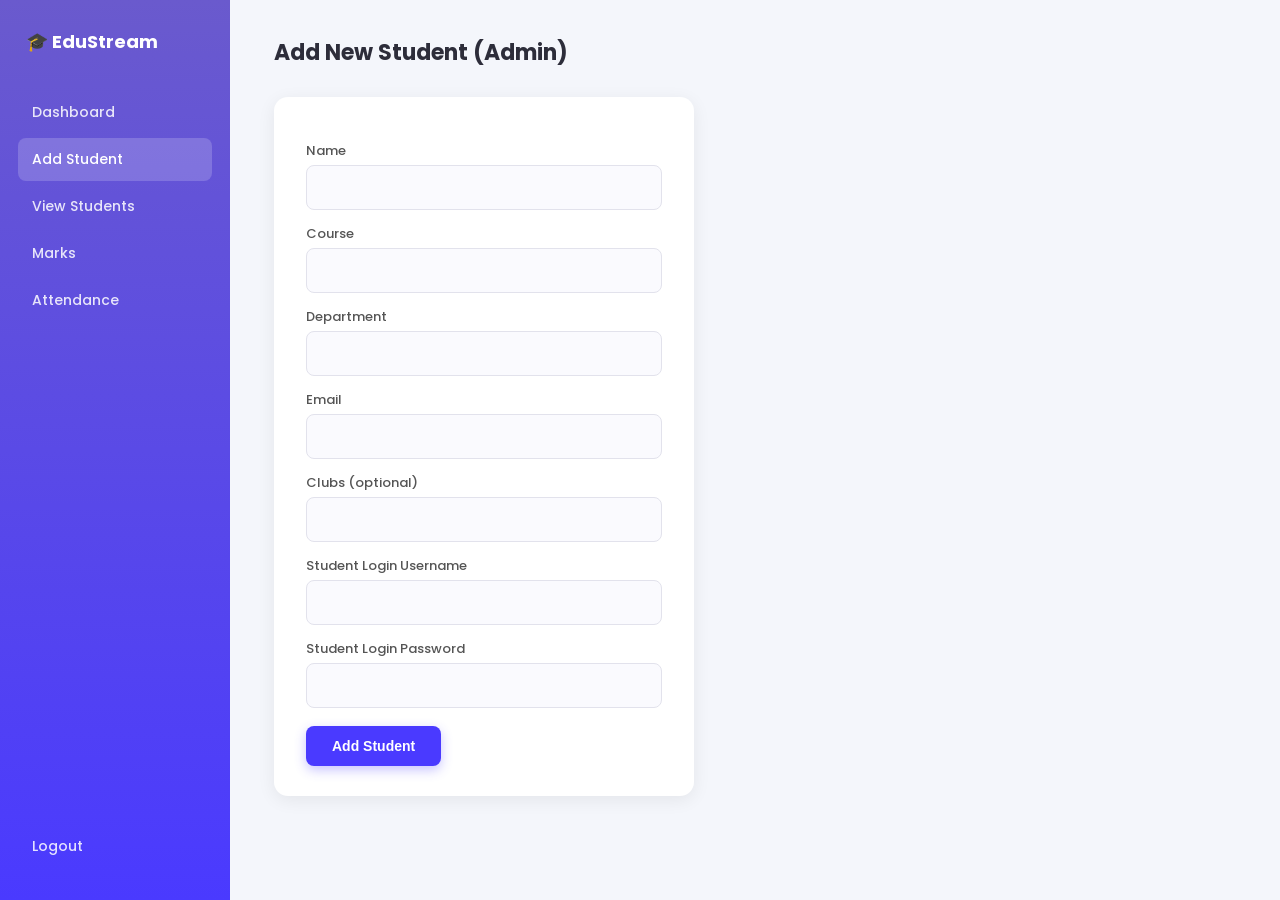
<file: src/main/webapp/index.html>
<!DOCTYPE html>
<html>
<head>
    <meta charset="UTF-8">
    <title>Add Student</title>
    <link rel="stylesheet" type="text/css" href="style.css">
</head>
<body>
    <div class="app-shell">
        <div class="sidebar">
            <div class="brand">🎓 EduStream</div>
            <a href="home">Dashboard</a>
            <a href="index.html" class="active">Add Student</a>
            <a href="view">View Students</a>
            <a href="adminMarks">Marks</a>
            <a href="adminAttendance">Attendance</a>
            <a href="logout" class="logout">Logout</a>
        </div>
        <div class="main-content">
            <div class="topbar"><div><h1>Add New Student (Admin)</h1></div></div>
            <form class="panel" action="insert" method="post">
                <p class="field-label">Name</p>
                <input type="text" name="name" required>
                <p class="field-label">Course</p>
                <input type="text" name="course" required>
                <p class="field-label">Department</p>
                <input type="text" name="department" required>
                <p class="field-label">Email</p>
                <input type="text" name="email" required>
                <p class="field-label">Clubs (optional)</p>
                <input type="text" name="clubs">
                <p class="field-label">Student Login Username</p>
                <input type="text" name="username" required>
                <p class="field-label">Student Login Password</p>
                <input type="text" name="password" required>
                <input type="submit" value="Add Student">
            </form>
        </div>
    </div>
</body>
</html>
</file>
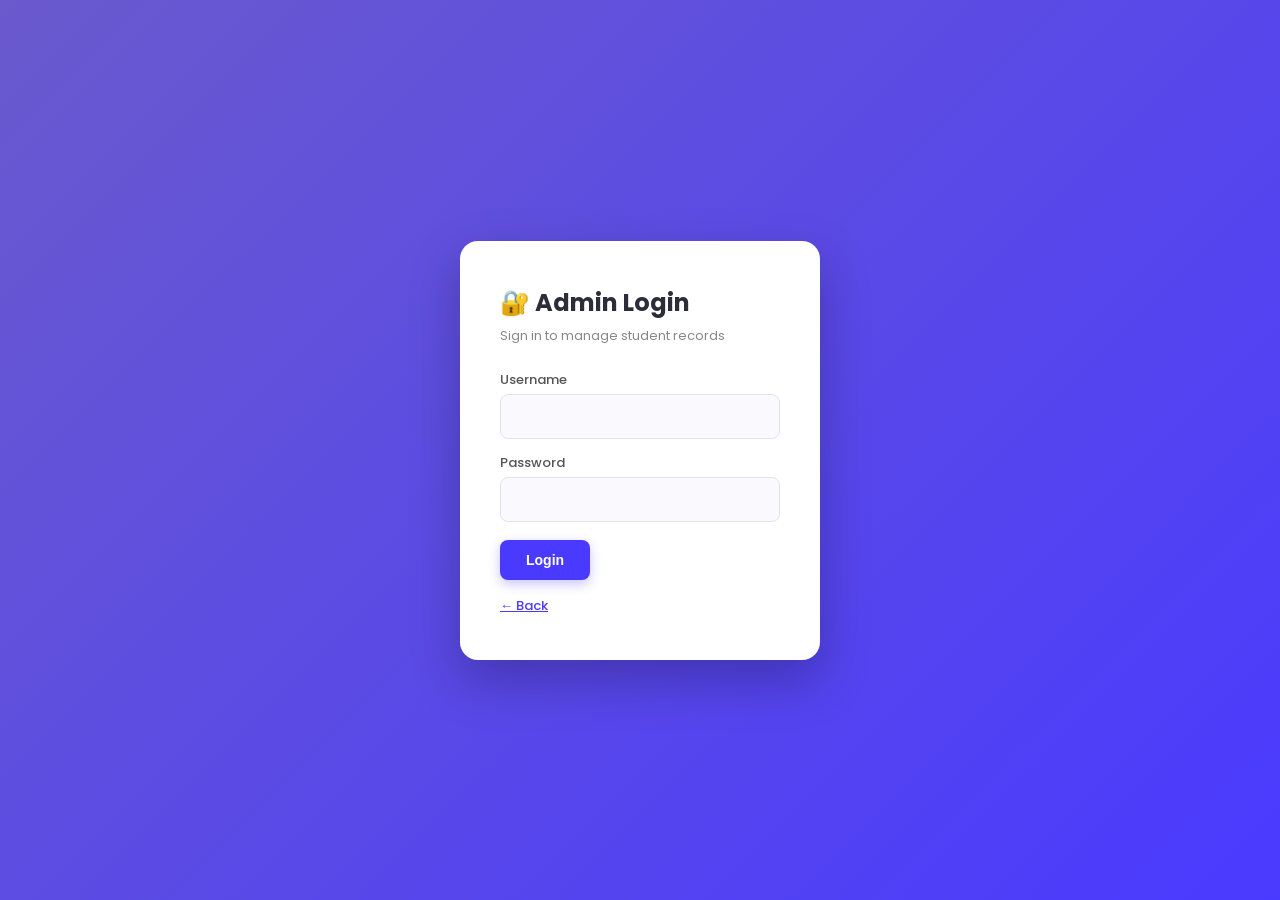
<file: src/main/webapp/adminlogin.html>
<!DOCTYPE html>
<html>
<head>
    <meta charset="UTF-8">
    <title>Admin Login</title>
    <link rel="stylesheet" type="text/css" href="style.css">
</head>
<body>
    <div class="login-wrap">
        <div class="login-card">
            <h2>🔐 Admin Login</h2>
            <p class="sub">Sign in to manage student records</p>
            <form action="login" method="post">
                <p class="field-label">Username</p>
                <input type="text" name="username" required>
                <p class="field-label">Password</p>
                <input type="password" name="password" required>
                <input type="submit" value="Login">
            </form>
            <p style="margin-top:16px; font-size:13px;"><a href="login.html">&larr; Back</a></p>
        </div>
    </div>
</body>
</html>
</file>
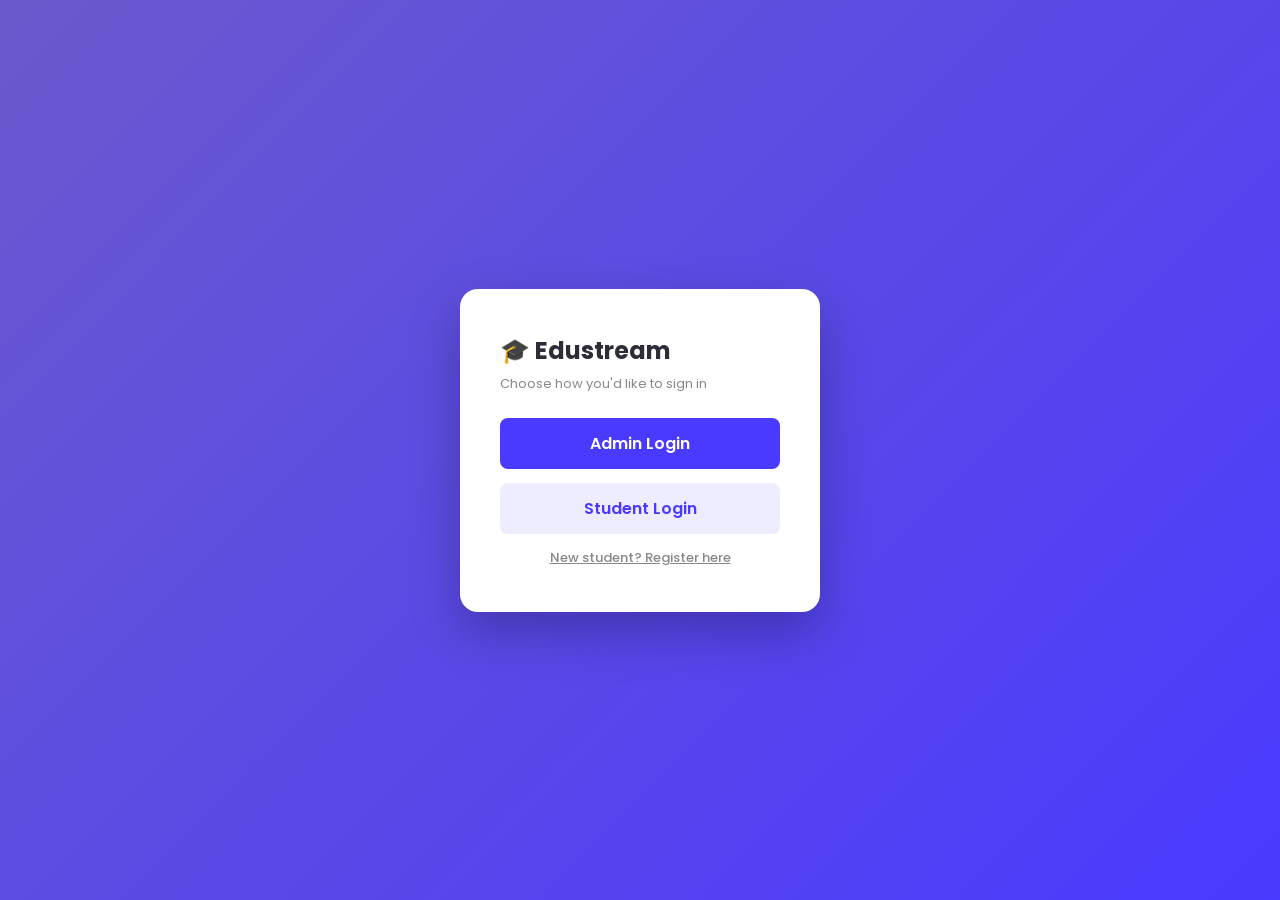
<file: src/main/webapp/login.html>
<!DOCTYPE html>
<html>
<head>
    <meta charset="UTF-8">
    <title>StudentCRUD - Login</title>
    <link rel="stylesheet" type="text/css" href="style.css">
</head>
<body>
    <div class="login-wrap">
        <div class="login-card">
            <h2>🎓 Edustream</h2>
            <p class="sub">Choose how you'd like to sign in</p>
            <a href="adminlogin.html" style="display:block; text-align:center; background:#4a3aff; color:white; padding:13px; border-radius:8px; font-weight:600; text-decoration:none; margin-bottom:14px;">Admin Login</a>
            <a href="studentlogin.html" style="display:block; text-align:center; background:#eeecff; color:#4a3aff; padding:13px; border-radius:8px; font-weight:600; text-decoration:none; margin-bottom:14px;">Student Login</a>
            <a href="register.html" style="display:block; text-align:center; color:#888; font-size:13px; text-decoration:underline;">New student? Register here</a>
        </div>
    </div>
</body>
</html>
</file>
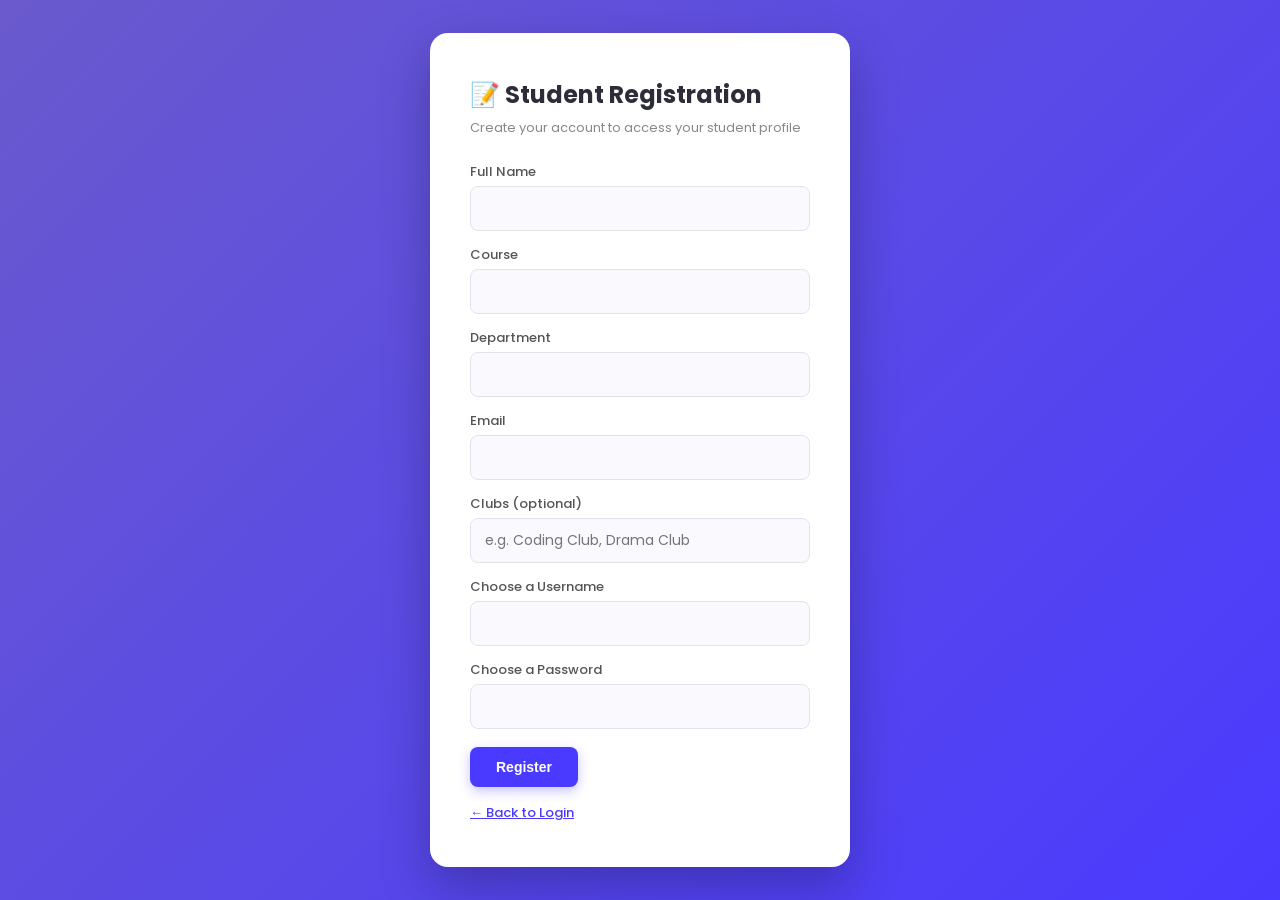
<file: src/main/webapp/register.html>
<!DOCTYPE html>
<html>
<head>
    <meta charset="UTF-8">
    <title>Student Registration</title>
    <link rel="stylesheet" type="text/css" href="style.css">
</head>
<body>
    <div class="login-wrap">
        <div class="login-card" style="width:420px;">
            <h2>📝 Student Registration</h2>
            <p class="sub">Create your account to access your student profile</p>
            <form action="register" method="post">
                <p class="field-label">Full Name</p>
                <input type="text" name="name" required>
                <p class="field-label">Course</p>
                <input type="text" name="course" required>
                <p class="field-label">Department</p>
                <input type="text" name="department" required>
                <p class="field-label">Email</p>
                <input type="text" name="email" required>
                <p class="field-label">Clubs (optional)</p>
                <input type="text" name="clubs" placeholder="e.g. Coding Club, Drama Club">
                <p class="field-label">Choose a Username</p>
                <input type="text" name="username" required>
                <p class="field-label">Choose a Password</p>
                <input type="password" name="password" required>
                <input type="submit" value="Register">
            </form>
            <p style="margin-top:16px; font-size:13px;"><a href="login.html">&larr; Back to Login</a></p>
        </div>
    </div>
</body>
</html>
</file>
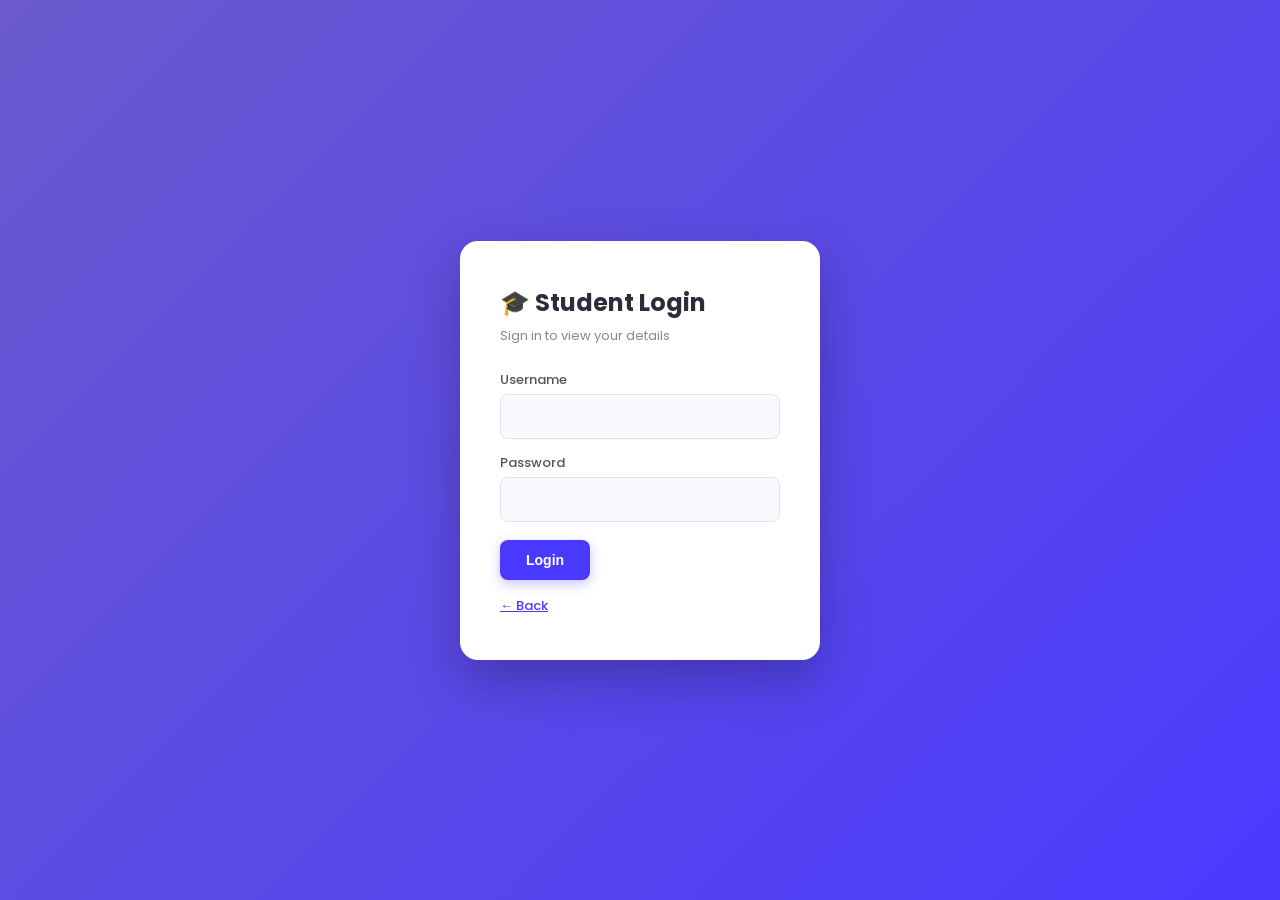
<file: src/main/webapp/studentlogin.html>
<!DOCTYPE html>
<html>
<head>
    <meta charset="UTF-8">
    <title>Student Login</title>
    <link rel="stylesheet" type="text/css" href="style.css">
</head>
<body>
    <div class="login-wrap">
        <div class="login-card">
            <h2>🎓 Student Login</h2>
            <p class="sub">Sign in to view your details</p>
            <form action="studentlogin" method="post">
                <p class="field-label">Username</p>
                <input type="text" name="username" required>
                <p class="field-label">Password</p>
                <input type="password" name="password" required>
                <input type="submit" value="Login">
            </form>
            <p style="margin-top:16px; font-size:13px;"><a href="login.html">&larr; Back</a></p>
        </div>
    </div>
</body>
</html>
</file>
<file: src/main/webapp/style.css>
@import url('https://fonts.googleapis.com/css2?family=Poppins:wght@400;500;600;700&display=swap');

* { box-sizing: border-box; margin: 0; padding: 0; }

body {
    font-family: 'Poppins', Arial, sans-serif;
    background-color: #f4f6fb;
    color: #2d2d3a;
}

/* ---------- Login page ---------- */
.login-wrap {
    min-height: 100vh;
    display: flex;
    align-items: center;
    justify-content: center;
    background: linear-gradient(135deg, #6a5acd, #4a3aff);
}

.login-card {
    background: white;
    padding: 44px 40px;
    border-radius: 18px;
    box-shadow: 0 20px 50px rgba(0,0,0,0.25);
    width: 360px;
}

.login-card h2 {
    margin-bottom: 6px;
    font-size: 24px;
}

.login-card p.sub {
    color: #888;
    font-size: 13px;
    margin-bottom: 24px;
}

/* ---------- App shell (sidebar + content) ---------- */
.app-shell {
    display: flex;
    min-height: 100vh;
}

.sidebar {
    width: 230px;
    background: linear-gradient(180deg, #6a5acd, #4a3aff);
    color: white;
    padding: 28px 18px;
    display: flex;
    flex-direction: column;
    flex-shrink: 0;
}

.sidebar .brand {
    font-size: 18px;
    font-weight: 700;
    margin-bottom: 36px;
    padding-left: 8px;
}

.sidebar a {
    color: rgba(255,255,255,0.85);
    text-decoration: none;
    padding: 11px 14px;
    border-radius: 8px;
    font-size: 14px;
    font-weight: 500;
    margin-bottom: 4px;
}

.sidebar a:hover, .sidebar a.active {
    background: rgba(255,255,255,0.18);
    color: white;
}

.sidebar .logout {
    margin-top: auto;
}

.main-content {
    flex: 1;
    padding: 36px 44px;
}

.topbar {
    display: flex;
    justify-content: space-between;
    align-items: center;
    margin-bottom: 28px;
}

.topbar h1 {
    font-size: 22px;
    color: #2d2d3a;
}

.topbar p {
    color: #888;
    font-size: 13px;
    margin-top: 2px;
}

/* ---------- Stat cards ---------- */
.stat-cards {
    display: grid;
    grid-template-columns: repeat(auto-fit, minmax(180px, 1fr));
    gap: 20px;
    margin-bottom: 32px;
}

.stat-card {
    background: white;
    padding: 22px 24px;
    border-radius: 14px;
    box-shadow: 0 4px 14px rgba(0,0,0,0.06);
}

.stat-card .num {
    font-size: 28px;
    font-weight: 700;
    color: #4a3aff;
}

.stat-card .label {
    font-size: 13px;
    color: #888;
    margin-top: 4px;
}

/* ---------- Quick action cards ---------- */
.action-cards {
    display: grid;
    grid-template-columns: repeat(auto-fit, minmax(220px, 1fr));
    gap: 20px;
}

.action-card {
    background: white;
    padding: 26px 22px;
    border-radius: 14px;
    box-shadow: 0 4px 14px rgba(0,0,0,0.06);
    text-decoration: none;
    color: inherit;
    display: block;
}

.action-card:hover {
    box-shadow: 0 8px 22px rgba(74,58,255,0.15);
    transform: translateY(-2px);
}

.action-card .badge {
    width: 42px;
    height: 42px;
    border-radius: 10px;
    background: #eeecff;
    display: flex;
    align-items: center;
    justify-content: center;
    font-size: 20px;
    margin-bottom: 14px;
}

.action-card h3 {
    font-size: 15px;
    margin-bottom: 6px;
}

.action-card p {
    font-size: 13px;
    color: #888;
    line-height: 1.5;
}

/* ---------- Forms ---------- */
form.panel {
    background: white;
    padding: 30px 32px;
    border-radius: 14px;
    box-shadow: 0 4px 18px rgba(0,0,0,0.07);
    max-width: 420px;
}

form p.field-label {
    font-size: 13px;
    font-weight: 500;
    color: #555;
    margin-bottom: 4px;
    margin-top: 14px;
}

input[type="text"], input[type="password"], select {
    width: 100%;
    padding: 11px 14px;
    border: 1.5px solid #e2e2ec;
    border-radius: 8px;
    font-size: 14px;
    font-family: inherit;
    background-color: #fafafe;
    color: #2d2d3a;
}

input:focus, select:focus {
    outline: none;
    border-color: #4a3aff;
    background-color: #ffffff;
}

input[type="submit"] {
    background: #4a3aff;
    color: white;
    border: none;
    padding: 12px 26px;
    border-radius: 8px;
    cursor: pointer;
    font-size: 14px;
    font-weight: 600;
    margin-top: 18px;
    box-shadow: 0 4px 12px rgba(74,58,255,0.3);
}

input[type="submit"]:hover {
    background: #3a2cd9;
}

a { color: #4a3aff; font-weight: 500; }

/* ---------- Search bar row ---------- */
.search-row {
    display: flex;
    gap: 10px;
    align-items: center;
    margin-bottom: 20px;
}

.search-row input[type="submit"] { margin-top: 0; width: auto; }

/* ---------- Table ---------- */
table {
    border-collapse: separate;
    border-spacing: 0;
    width: 100%;
    background: white;
    box-shadow: 0 4px 18px rgba(0,0,0,0.07);
    border-radius: 14px;
    overflow: hidden;
}

table th, table td {
    padding: 14px 18px;
    text-align: left;
    border-bottom: 1px solid #f0f0f5;
    font-size: 14px;
}

table th {
    background: #4a3aff;
    color: white;
    font-weight: 600;
    text-transform: uppercase;
    font-size: 12px;
    letter-spacing: 0.4px;
}

table tr:last-child td { border-bottom: none; }
table tr:hover { background-color: #f7f7fd; }

.alert {
    background: #fff4f4;
    border: 1px solid #ffd4d4;
    color: #b02a2a;
    padding: 14px 18px;
    border-radius: 10px;
    max-width: 420px;
    margin-bottom: 20px;
}
/* ---------- Additions: notices, charts, marks and attendance ---------- */
.notice { padding: 9px 14px; margin-bottom: 14px; border: 1px solid; font-size: 13px; max-width: 640px; }
.notice.ok  { background: #edf7ee; border-color: #b7dcbc; color: #1e5a2a; }
.notice.err { background: #fdf0ef; border-color: #f0c2be; color: #8a1f17; }
.low  { color: #a61b12; font-weight: 600; }
.good { color: #1e6b2e; font-weight: 600; }
.muted { color: #6b7280; font-size: 13px; }

.chart-grid {
    display: grid;
    grid-template-columns: repeat(auto-fit, minmax(340px, 1fr));
    gap: 14px;
    margin-bottom: 18px;
}
.chart-box { background: #ffffff; border: 1px solid #d5dae1; padding: 12px 16px 14px; }
.chart-box h3 { font-size: 14px; color: #14284b; margin-bottom: 8px; }
.chart-box .cv { position: relative; height: 240px; }

table input[type="text"] { width: 90px; padding: 5px 8px; }
</file>
